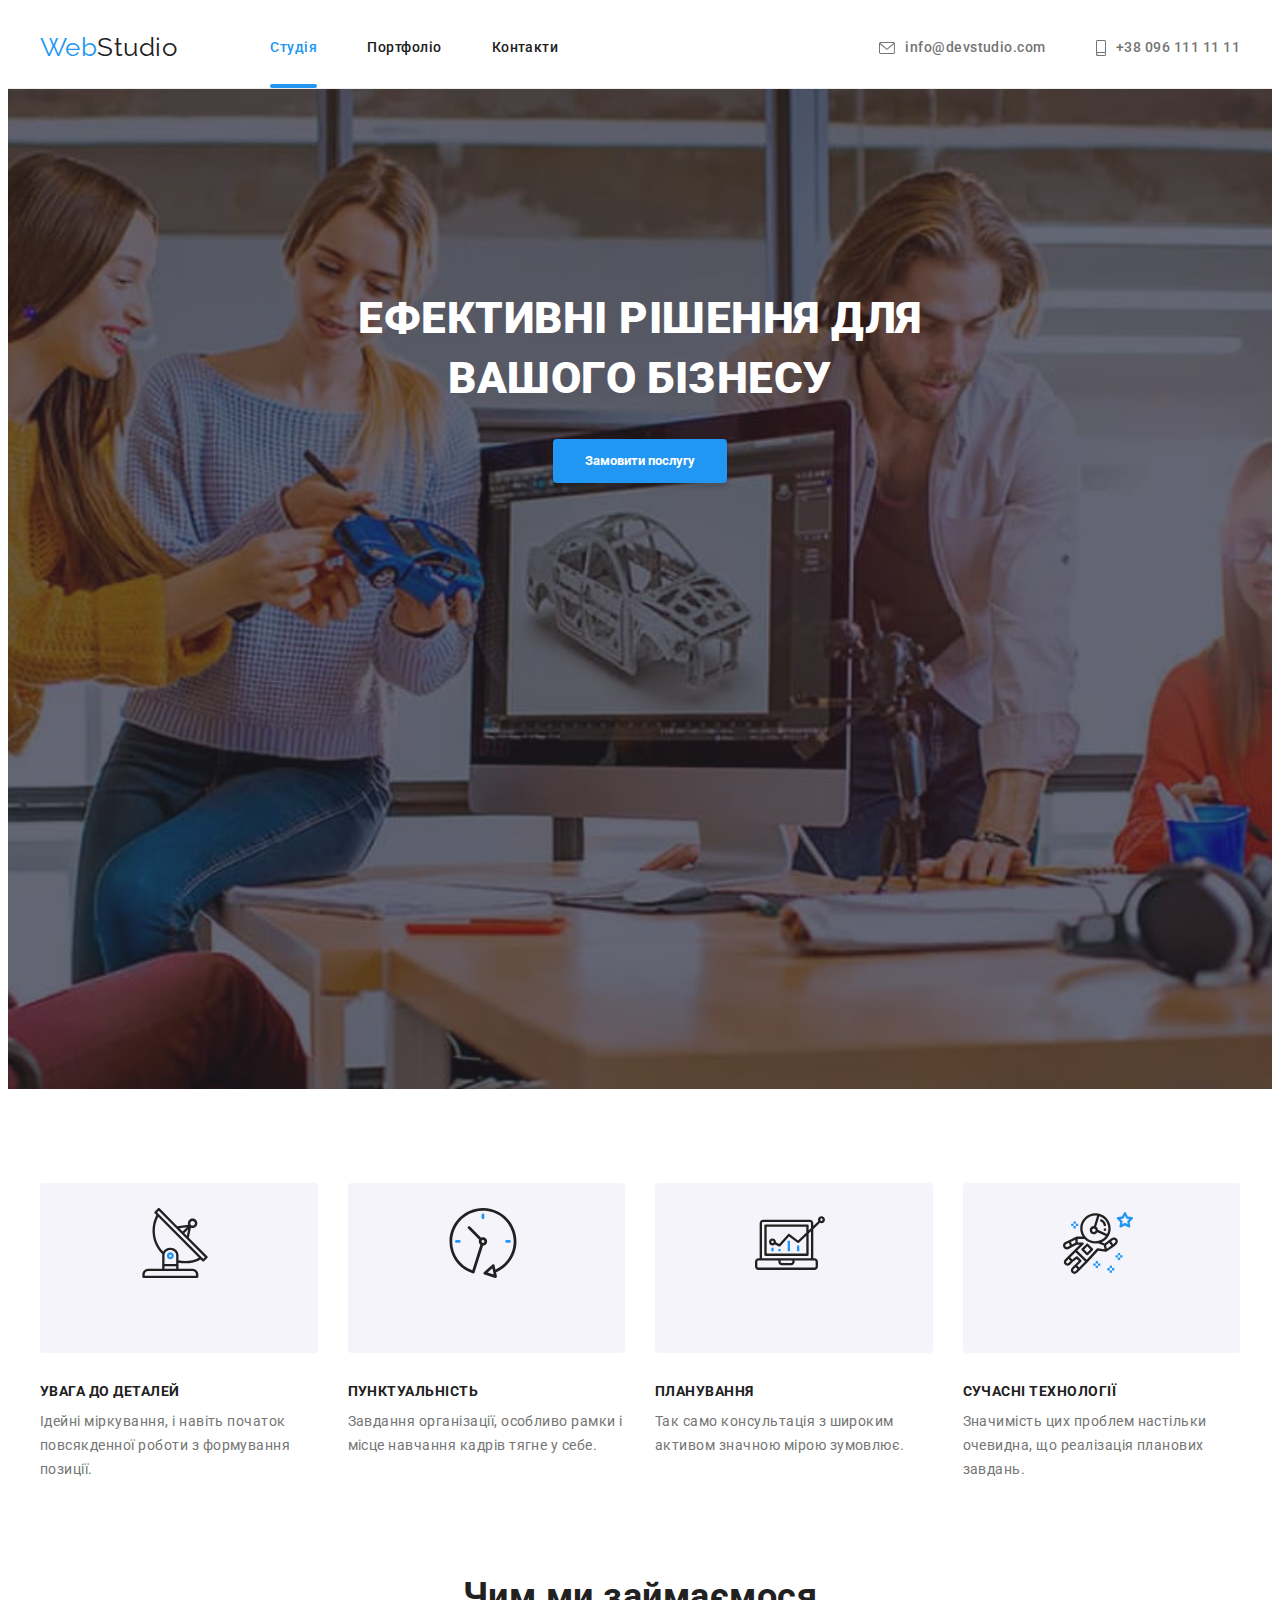
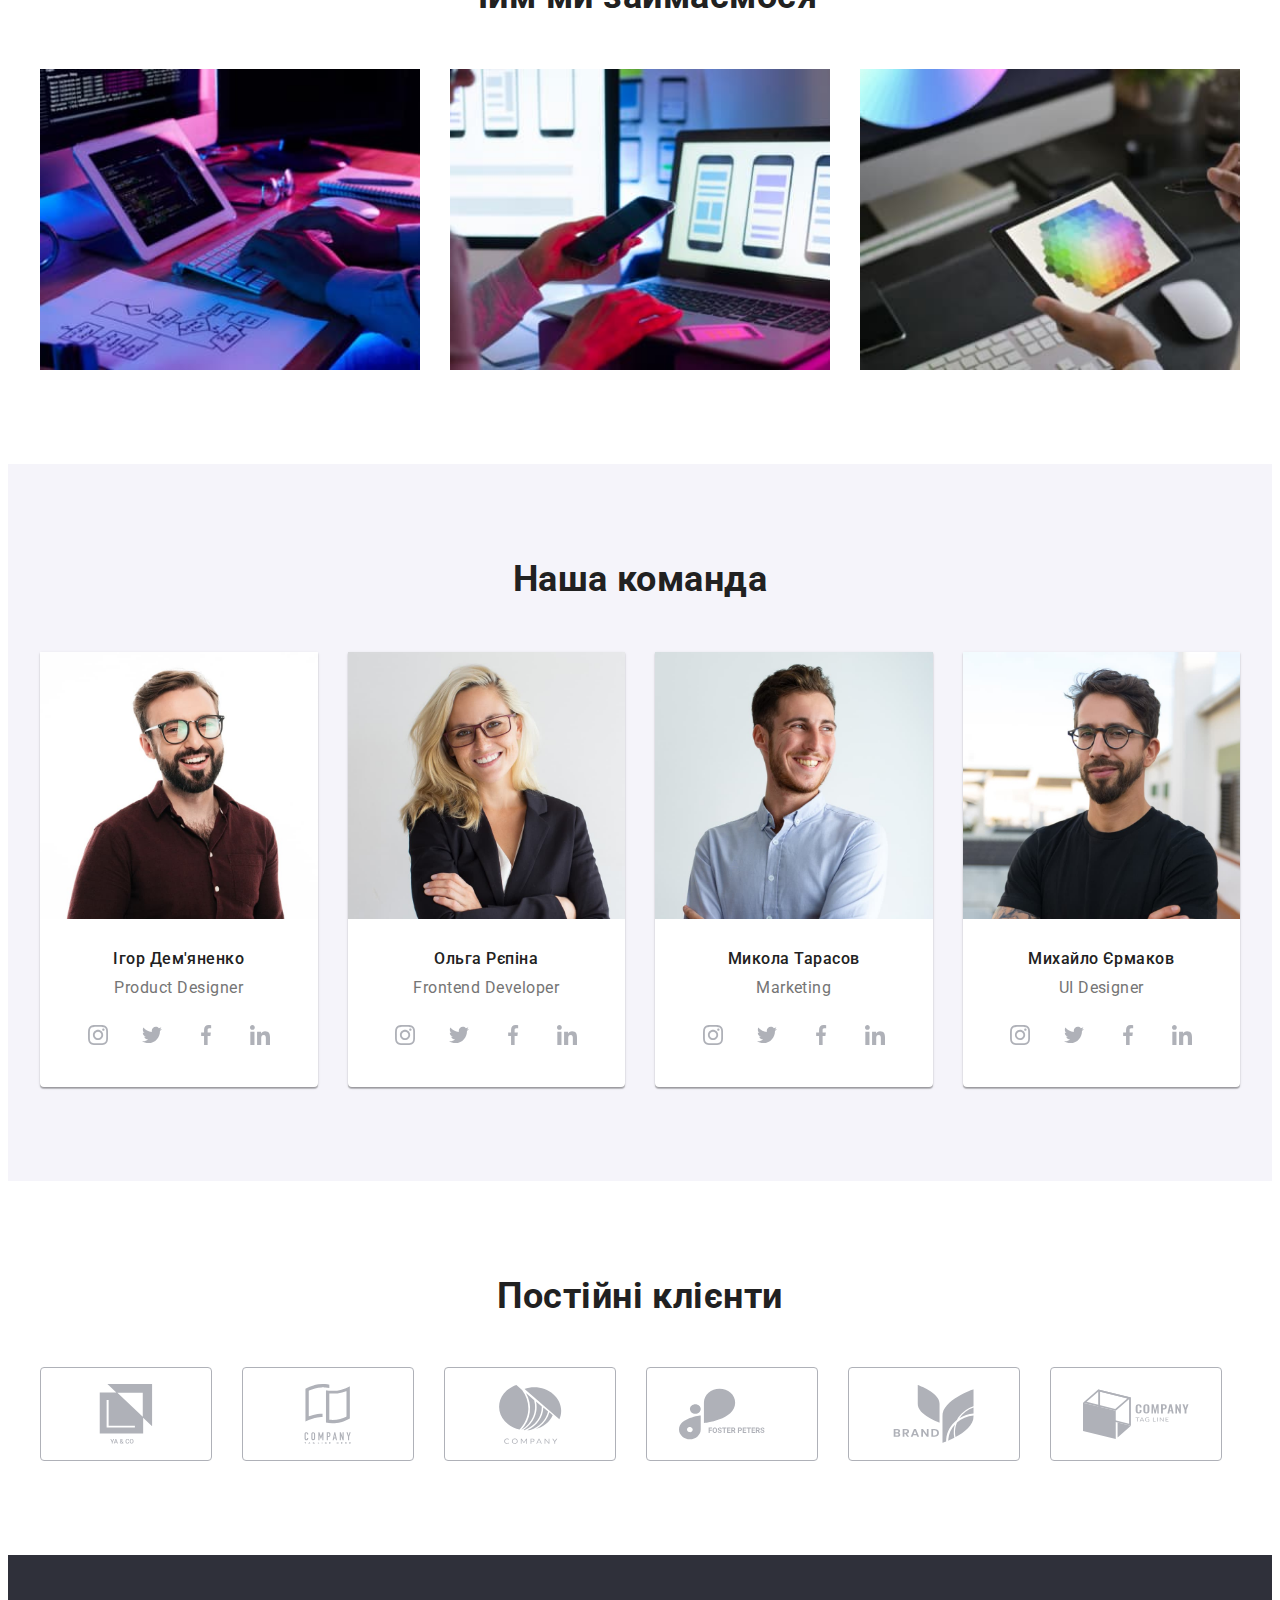
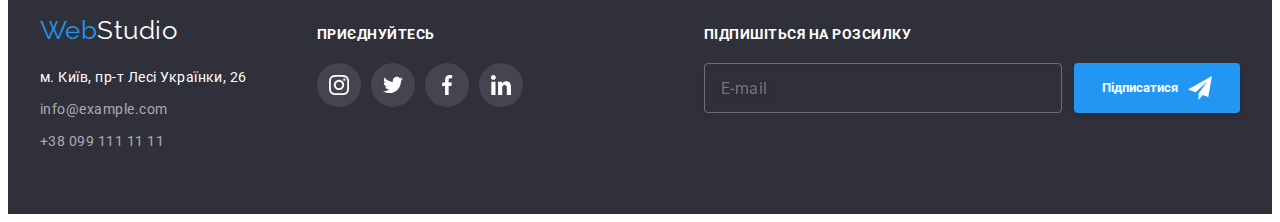
<file: index.html>
<!DOCTYPE html>
<html lang="uk">
  <head>
    <meta charset="UTF-8" />
    <meta http-equiv="X-UA-Compatible" content="IE=edge" />
    <meta name="viewport" content="width=device-width, initial-scale=1.0" />
    <title>Studio</title>
    <link href="https://fonts.googleapis.com/css2?family=Raleway:wght@700&family=Roboto:wght@400;500;700;900&display=swap" rel="stylesheet"/>
    <link rel="stylesheet" href="https://cdnjs.cloudflare.com/ajax/libs/modern-normalize/1.1.0/modern-normalize.min.css" integrity="sha512-wpPYUAdjBVSE4KJnH1VR1HeZfpl1ub8YT/NKx4PuQ5NmX2tKuGu6U/JRp5y+Y8XG2tV+wKQpNHVUX03MfMFn9Q==" crossorigin="anonymous" referrerpolicy="no-referrer"/>
    <link rel="stylesheet" href="./css/styles.css" />
  </head>

  <body class="page">
    <!--Шапка сайту-->
    <header class="page-header">
      <div class="container main-nav">
        <a class="nav-logo" href="./index.html">
          <span class="logo-accent">Web</span>Studio</a>

        <nav class="nav">
          <ul class="site-nav list">
            <li class="list-item navigation-item">
              <a class="link current current-page" href="./index.html">Студія</a>
            </li>
            <li class="list-item navigation-item">
              <a class="link " href="./portfolio.html">Портфоліо</a>
            </li>
            <li class="list-item navigation-item">
              <a class="link " href="#">Контакти</a>
            </li>
          </ul>
        </nav>

        <ul class="contacts list">
          <li class="list-item">
            <a class="link contacts-link" href="mailto:info@devstudio.com" aria-label="іконка конверту">
                <svg class="mail"> 
                    <use href="./images/icons.svg#icon-envelope">
                    </use>
                </svg>
              info@devstudio.com
            </a>
          </li>
          <li class="list-item">
            <a class="link contacts-link" href="tel:+380991111111" aria-label="іконка телефону">
                <svg class="phone" > 
                    <use href="./images/icons.svg#icon-smartphone">
                    </use>
                </svg>

                +38 096 111 11 11</a>
          </li>
        </ul>
      </div>
    </header>

    <!-- Головне -->
    <main>
      <!--Ефективні рішення для вашого бізнесу-->
      <section class="section main-section">
        <div class=" container">
          <h1 class="main-title">
            Ефективні рішення для
            <br />
            вашого бізнесу
          </h1>
          <button class="button" type="button" data-modal-open>Замовити послугу</button>
        </div>
      </section>

      <!--Наші переваги-->
      <section class="section advantages nopadding">
        <div class="container">
          <h2 class="section-title visually-hidden">Наші переваги</h2>

          <ul class="advantages-list">
            <li class="list-item">
              <div class="icon-div">
                <svg aria-label="іконка антена" class="svg-item" width="70px" height="70px">
                    <use href="./images/icons.svg#icon-antenna"></use>
                </svg>
              </div>
                <h3 class="name">УВАГА ДО ДЕТАЛЕЙ</h3>
              <p class="desc">
                Ідейні міркування, і навіть початок повсякденної роботи з
                формування позиції.
              </p>
            </li>
            <li class="list-item">
              <div class="icon-div">
                <svg aria-label="шконка годинник" class="svg-item" width="70px" height="70px">
                    <use href="./images/icons.svg#icon-clock"></use>
                </svg>
              </div>
                <h3 class="name">ПУНКТУАЛЬНІСТЬ</h3>
              <p class="desc">
                Завдання організації, особливо рамки і місце навчання кадрів
                тягне у себе.
              </p>
            </li>
            <li class="list-item">
              <div class="icon-div">
                <svg aria-label="іконка діаграма" class="svg-item" width="70px" height="70px">
                    <use href="./images/icons.svg#icon-diagram"></use>
                </svg>
              </div>
                <h3 class="name">ПЛАНУВАННЯ</h3>
              <p class="desc">
                Так само консультація з широким активом значною мірою зумовлює.
              </p>
            </li>
            <li class="list-item">
              <div class="icon-div">
                <svg aria-label="іконка астронавт" class="svg-item" width="70px" height="70px">
                    <use href="./images/icons.svg#icon-astronaut"></use>
                </svg>
              </div>
                <h3 class="name">СУЧАСНІ ТЕХНОЛОГІЇ</h3>
              <p class="desc">
                Значимість цих проблем настільки очевидна, що реалізація
                планових завдань.
              </p>
            </li>
          </ul>
        </div>
      </section>

      <!--Чим ми займаємося-->
      <section class="section whatwedo">
        <div class="container">
          <h2 class="section-title">Чим ми займаємося</h2>
          <ul class="whatwedo-list">
            <li class="list-item">
              <img
                class="img"
                src="./images/img1.jpg"
                alt="Руки печатают на клавиатуре"
                width="370"
                height="294"
              />
            </li>
            <li class="list-item">
              <img
                class="img"
                src="./images/img2.jpg"
                alt="В руках телефон, ноутбук на столе"
                width="370"
                height="294"
              />
            </li>
            <li class="list-item">
              <img
                class="img"
                src="./images/img3.jpg"
                alt="В руках планшет с изображением цветового круга"
                width="370"
                height="294"
              />
            </li>
          </ul>
        </div>
      </section>

      <!--Наша команда-->
      <section class="section team">
        <div class="container">
          <h2 class="section-title">Наша команда</h2>
          <ul class="team-list">
            <li class="list-item">
              <img
                class="img"
                src="./images/img4.jpg"
                alt="Мужчина в рубашке и очках"
                width="270"
                height="260"
              />
              <div class="team-content">
                <h3 class="team-name">Ігор Дем'яненко</h3>
                <p class="team-position" lang="en">Product Designer</p>
                <ul class="social-list">
                    <li class="social-list-item list">
                        <a href="#" class="social-list-link link">
                            <svg aria-label="іконка інстаграма" class="social-list-icon">
                                <use href="./images/icons.svg#icon-instagram"></use>
                            </svg>
                        </a>
                    </li>
                    <li class="social-list-item list">
                        <a href="#" class="social-list-link link">
                            <svg aria-label="іконка твітера" class="social-list-icon">
                                <use href="./images/icons.svg#icon-twitter"></use>
                            </svg>
                        </a>
                    </li>
                    <li class="social-list-item list">
                        <a href="#" class="social-list-link link">
                            <svg aria-label="іконка фейсбука" class="social-list-icon">
                                <use href="./images/icons.svg#icon-facebook"></use>
                            </svg>
                        </a>
                    </li>
                    <li class="social-list-item list">
                        <a href="#" class="social-list-link link">
                            <svg aria-label="іконка линкдина" class="social-list-icon">
                                <use href="./images/icons.svg#icon-linkedin"></use>
                            </svg>
                        </a>
                    </li>
                </ul>
              </div>
            </li>
            <li class="list-item">
              <img
                class="img"
                src="./images/img5.jpg"
                alt="Девушка со светлыми волосами, в очках"
                width="270"
                height="260"
              />
              <div class="team-content">
                <h3 class="team-name">Ольга Рєпіна</h3>
                <p class="team-position" lang="en">Frontend Developer</p>
                <ul class="social-list">
                    <li class="social-list-item list">
                        <a href="#" class="social-list-link link">
                            <svg aria-label="іконка інстаграма" class="social-list-icon">
                                <use href="./images/icons.svg#icon-instagram"></use>
                            </svg>
                        </a>
                    </li>
                    <li class="social-list-item list">
                        <a href="#" class="social-list-link link">
                            <svg aria-label="іконка твітера" class="social-list-icon">
                                <use href="./images/icons.svg#icon-twitter"></use>
                            </svg>
                        </a>
                    </li>
                    <li class="social-list-item list">
                        <a href="#" class="social-list-link link">
                            <svg aria-label="іконка фейсбука" class="social-list-icon">
                                <use href="./images/icons.svg#icon-facebook"></use>
                            </svg>
                        </a>
                    </li>
                    <li class="social-list-item list">
                        <a href="#" class="social-list-link link">
                            <svg aria-label="іконка линкдина" class="social-list-icon">
                                <use href="./images/icons.svg#icon-linkedin"></use>
                            </svg>
                        </a>
                    </li>
                </ul>

              </div>
            </li>
            <li class="list-item">
              <img
                class="img"
                src="./images/img6.jpg"
                alt="Мужчина в светлой рубашке"
                width="270"
                height="260"
              />
              <div class="team-content">
                <h3 class="team-name">Микола Тарасов</h3>
                <p class="team-position" lang="en">Marketing</p>
                <ul class="social-list">
                    <li class="social-list-item list">
                        <a href="#" class="social-list-link link">
                            <svg aria-label="іконка інстаграма" class="social-list-icon">
                                <use href="./images/icons.svg#icon-instagram"></use>
                            </svg>
                        </a>
                    </li>
                    <li class="social-list-item list">
                        <a href="#" class="social-list-link link">
                            <svg aria-label="іконка твітера" class="social-list-icon">
                                <use href="./images/icons.svg#icon-twitter"></use>
                            </svg>
                        </a>
                    </li>
                    <li class="social-list-item list">
                        <a href="#" class="social-list-link link">
                            <svg aria-label="іконка фейсбука" class="social-list-icon">
                                <use href="./images/icons.svg#icon-facebook"></use>
                            </svg>
                        </a>
                    </li>
                    <li class="social-list-item list">
                        <a href="#" class="social-list-link link">
                            <svg aria-label="іконка линкдина" class="social-list-icon">
                                <use href="./images/icons.svg#icon-linkedin"></use>
                            </svg>
                        </a>
                    </li>
                </ul>

              </div>
            </li>
            <li class="list-item">
              <img
                class="img"
                src="./images/img7.jpg"
                alt="Мужчина с бородой, в черной футболке, в очках"
                width="270"
                height="260"
              />
              <div class="team-content">
                <h3 class="team-name">Михайло Єрмаков</h3>
                <p class="team-position" lang="en">UI Designer</p>
                <ul class="social-list">
                    <li class="social-list-item list">
                        <a href="#" class="social-list-link link">
                            <svg aria-label="іконка інстаграма" class="social-list-icon">
                                <use href="./images/icons.svg#icon-instagram"></use>
                            </svg>
                        </a>
                    </li>
                    <li class="social-list-item list">
                        <a href="#" class="social-list-link link">
                            <svg aria-label="іконка твітера" class="social-list-icon">
                                <use href="./images/icons.svg#icon-twitter"></use>
                            </svg>
                        </a>
                    </li>
                    <li class="social-list-item list">
                        <a href="#" class="social-list-link link">
                            <svg aria-label="іконка фейсбука" class="social-list-icon">
                                <use href="./images/icons.svg#icon-facebook"></use>
                            </svg>
                        </a>
                    </li>
                    <li class="social-list-item list">
                        <a href="#" class="social-list-link link">
                            <svg aria-label="іконка линкдина" class="social-list-icon">
                                <use href="./images/icons.svg#icon-linkedin"></use>
                            </svg>
                        </a>
                    </li>
                </ul>
              </div>
            </li>
          </ul>
        </div>
      </section>
      <section class="section clients">
        <div class="container">
          <h2 class="clients-title">Постійні клієнти</h2>
          <ul class="list client-list">
            <li class="client-item">
              <a href="#" class="client-link link">
                <svg aria-label="іконка лого" class="client-logo">
                  <use href="./images/icons.svg#icon-yaco"></use>
                </svg>
              </a>
            </li>
            <li class="client-item">
              <a href="#" class="client-link link">
                <svg aria-label="іконка лого" class="client-logo">
                  <use href="./images/icons.svg#icon-company-tagline-here"></use>
                </svg>
              </a>
            </li>
            <li class="client-item">
              <a href="#" class="client-link link">
                <svg aria-label="іконка лого" class="client-logo">
                  <use href="./images/icons.svg#icon-company"></use>
                </svg>
              </a>
            </li>
            <li class="client-item">
              <a href="#" class="client-link link">
                <svg aria-label="іконка лого" class="client-logo">
                  <use href="./images/icons.svg#icon-foster-peters"></use>
                </svg>
              </a>
            </li>
            <li class="client-item">
              <a href="#" class="client-link link">
                <svg aria-label="іконка лого" class="client-logo">
                  <use href="./images/icons.svg#icon-brand"></use>
                </svg>
              </a>
            </li>
            <li class="client-item">
              <a href="#" class="client-link link">
                <svg aria-label="іконка лого" class="client-logo">
                  <use href="./images/icons.svg#icon-company-tag-line"></use>
                </svg>
              </a>
            </li>
          </ul>
        </div>
      </section>
    </main>

    <!-- Підвал -->
    <footer class="page-footer">
    <div class="container footer-container">
      <div class="logo-address">
        <a class="footer-logo" href="./index.html">
          <span class="logo-accent">Web</span>Studio</a>
        <address class="contacts-address">
          <ul class="list">
            <li class="list-item">
              <a
                class="link map"
                href="https://goo.gl/maps/CPtrU1FHBa2aNyZL9"
                target="_blank"
                rel="noopener noreferrer"
              >
                м. Київ, пр-т Лесі Українки, 26
              </a>
            </li>
            <li class="list-item">
              <a class="link contact" href="mailto:info@example.com">
                info@example.com
              </a>
            </li>
            <li class="list-item">
              <a class="link contact" href="tel:+380991111111">
                +38 099 111 11 11
              </a>
            </li>
          </ul>
        </address>
      </div>
      <div class="join">
        <p class="social-list-title">приєднуйтесь</p>
        <ul class="social-list list">
          <li class="social-list-item">
            <a href="#" class="social-list-link footer-link link">
              <svg aria-label="іконка інстаграму" class="social-list-icon footer-icon">
                <use href="./images/icons.svg#icon-instagram"></use>
              </svg>
            </a>
          </li>
          <li class="social-list-item">
            <a href="#" class="social-list-link footer-link link">
              <svg aria-label="іконка твітеру" class="social-list-icon footer-icon">
                <use href="./images/icons.svg#icon-twitter"></use>
              </svg>
            </a>
          </li>
          <li class="social-list-item">
            <a href="#" class="social-list-link footer-link link">
              <svg aria-label="іконка фейсбука" class="social-list-icon footer-icon">
                <use href="./images/icons.svg#icon-facebook"></use>
              </svg>
            </a>
          </li>
          <li class="social-list-item">
            <a href="#" class="social-list-link footer-link link">
              <svg aria-label="іконка лінкедіну" class="social-list-icon footer-icon">
                <use href="./images/icons.svg#icon-linkedin"></use>
              </svg>
            </a>
          </li>
        </ul>
      </div>

      <div class="subscribe">
          <p class="social-list-title">Підпишіться на розсилку</p>
        <form class="subscribe-form">
          <input type="email" class="subscribe-form-mail" name="mail" id="mail" placeholder="E-mail" required autocomplete="on">     
          <button type="button" class="button">
          <span class="button-span">Підписатися</span> 
          <svg aria-label="іконка паперовий літак" class="button-icon">
            <use href="./images/icons.svg#icon-send"></use>
          </svg>
          </button>
        </form>
  
      </div>
   
    </div>
    </footer>

    <!-- Модальне вікно -->

    <div class="backdrop is-hidden"  data-modal>
      <div class="modal">
        <button type="button" class="modal-close-button" data-modal-close>
          <svg class="modal-close-icon">
            <use class="close-icon" href="./images/icons.svg#icon-close-btn"></use>
          </svg>
        </button>

        <p class="modal-title">Залиште свої дані, ми вам передзвонимо</p>
        <form class="modal-form">
          <label class="modal-input-wrapper">
            <span class="modal-input-name">Ім'я</span>
            <span class="modal-icon-input-div">
              <input type="text" name="name" class="modal-input" required />
              <svg aria-label="іконка людини" class="modal-form-icon">
                <use
                  class="name-icon"
                  href="./images/icons.svg#icon-person">
                </use>
              </svg>
            </span>
          </label>
          <label class="modal-input-wrapper">
            <span class="modal-input-name">Телефон</span>
            <span class="modal-icon-input-div">
              <input type="tel" name="phone" class="modal-input" required />
              <svg aria-label="іконка слухавка" class="modal-form-icon">
                <use
                  class="tel-icon"
                  href="./images/icons.svg#icon-phone"
                ></use>
              </svg>
            </span>
          </label>
          <label class="modal-input-wrapper">
            <span class="modal-input-name">Пошта</span>
            <span class="modal-icon-input-div">
              <input type="email" name="mail" class="modal-input" required />
              <svg aria-label="іконка конверт" class="modal-form-icon">
                <use
                  class="email-icon"
                  href="./images/icons.svg#icon-email"
                ></use>
              </svg>
            </span>
          </label>
          <label class="modal-input-textarea-wrapper">
            <span class="modal-input-name">Коментар</span>
            <textarea
              name="user message"
              class="modal-textarea"
              placeholder="Введіть текст"
            ></textarea>
          </label>
          <div class="checkbox-div">
            <label>
              <input
                type="checkbox"
                name="consent"
                class="checkbox-input"
                required
              />
              <svg aria-label="іконка прапорець" class="modal-checkbox-input">
                <use
                  class="checkbox-icon"
                  href="./images/icons.svg#icon-icon-check"
                ></use>
              </svg>
            </label>
            <p class="checkbox-paragraph">
              Погоджуюся з розсилкою та приймаю <a class="terms" href="#">Умови договору</a>
            </p>
          </div>
          <button type="submit" class="form-button">Відправити</button>
        </form>


      </div>
    </div>
    <script src="./js/modal.js"></script>
  </body>
</html>
</file>
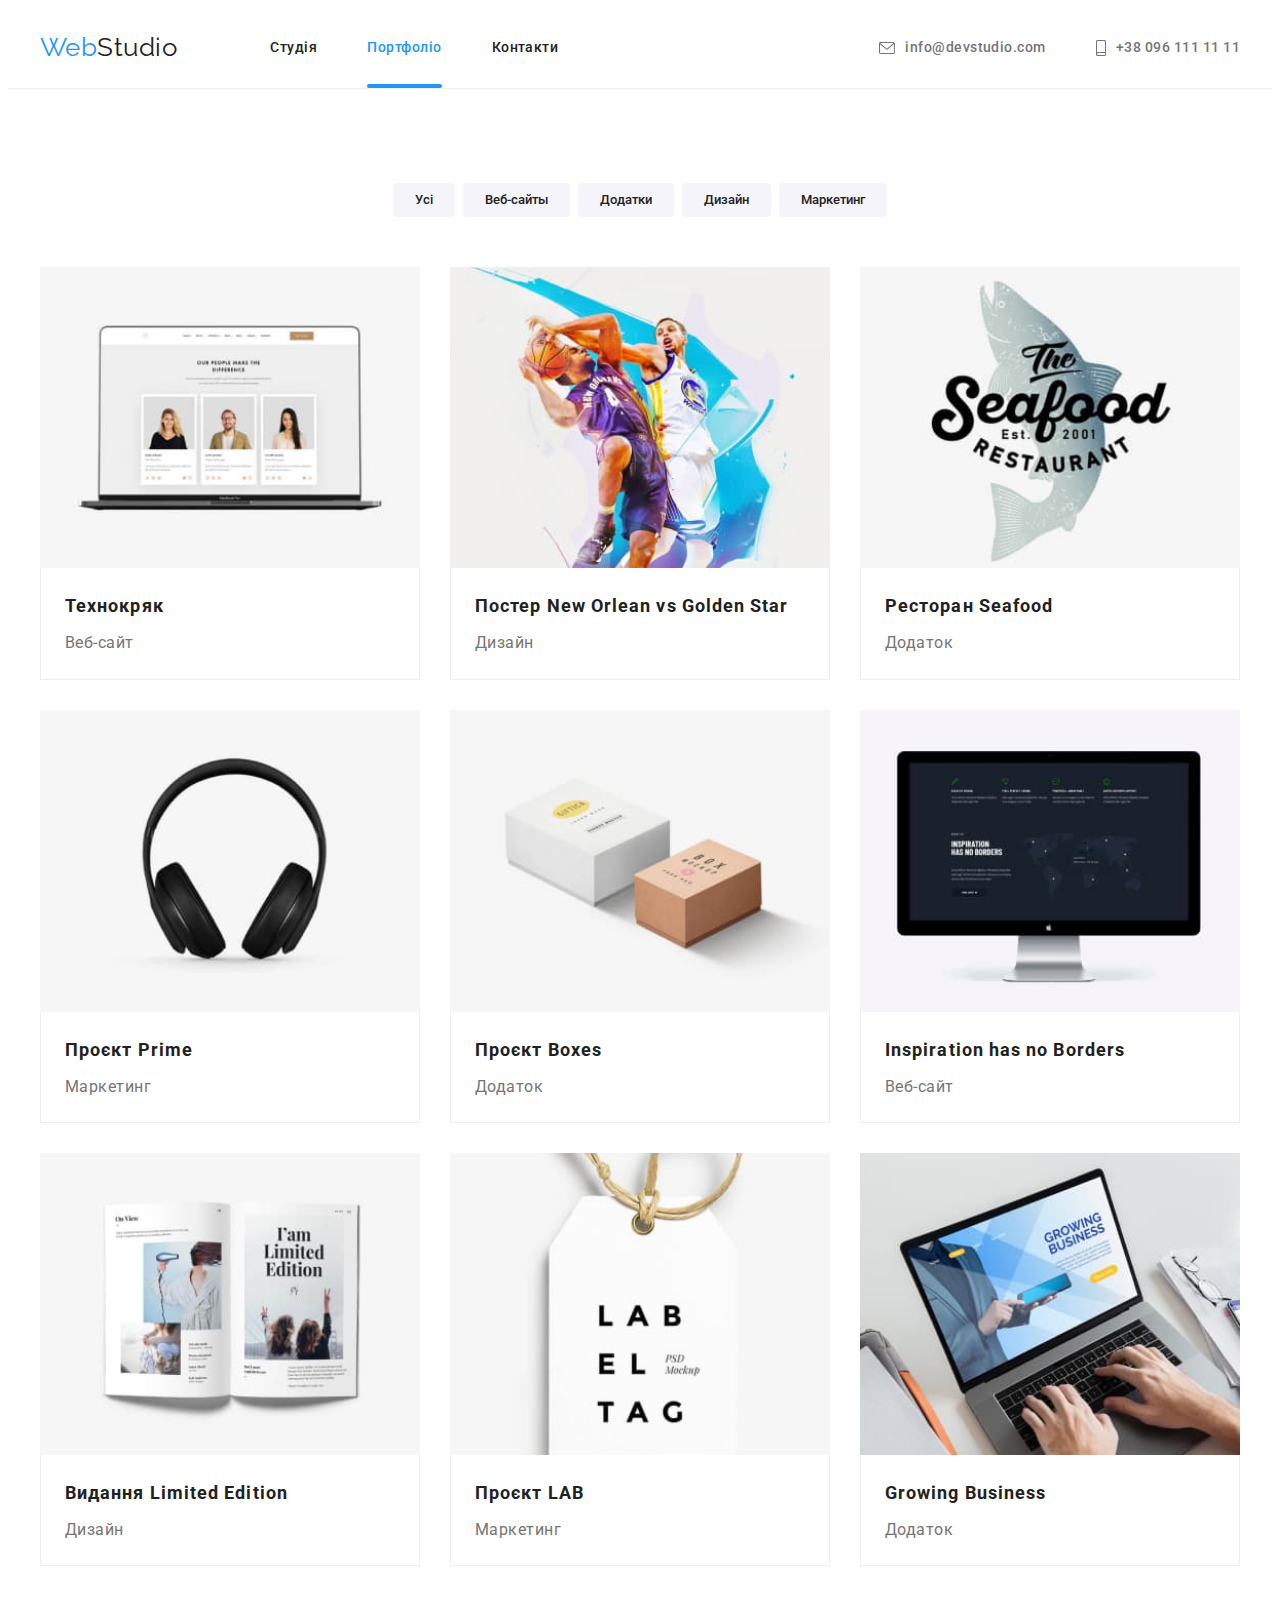
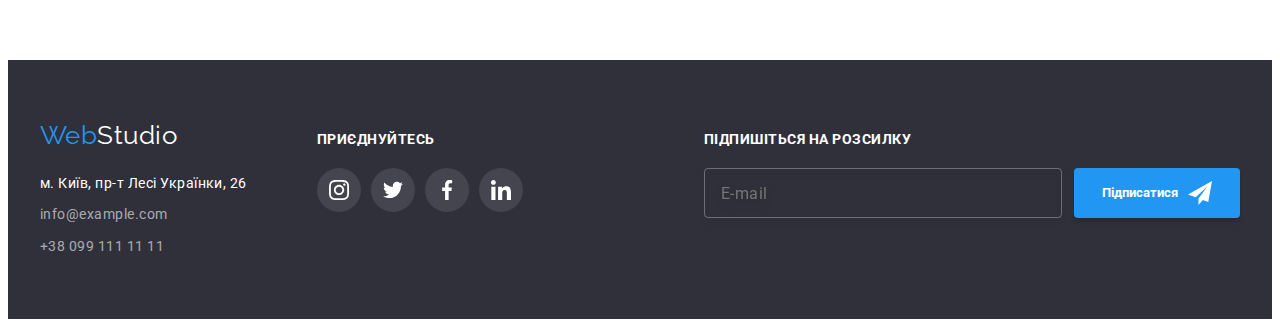
<file: portfolio.html>
<!DOCTYPE html>
<html lang="uk">
<head>
    <meta charset="UTF-8">
    <meta http-equiv="X-UA-Compatible" content="IE=edge">
    <meta name="viewport" content="width=device-width, initial-scale=1.0">
    <title>Portfolio</title>
    <link 
        href="https://fonts.googleapis.com/css2?family=Raleway:wght@700&family=Roboto:wght@400;500;700;900&display=swap" 
        rel="stylesheet">
    <link rel="stylesheet" href="https://cdnjs.cloudflare.com/ajax/libs/modern-normalize/1.1.0/modern-normalize.min.css" integrity="sha512-wpPYUAdjBVSE4KJnH1VR1HeZfpl1ub8YT/NKx4PuQ5NmX2tKuGu6U/JRp5y+Y8XG2tV+wKQpNHVUX03MfMFn9Q==" crossorigin="anonymous" referrerpolicy="no-referrer" />
    <link rel="stylesheet" href="./css/styles.css">
</head>
<body>


    <!--Шапка сайту-->
    <header class="page-header">
        <div class="container main-nav">
          <a class="nav-logo" href="./index.html">
            <span class="logo-accent">Web</span>Studio</a>
  
          <nav class="nav">
            <ul class="site-nav list navigation-item">
              <li class="list-item">
                <a class="link" href="./index.html">Студія</a>
              </li>
              <li class="list-item">
                <a class="link current current-page" href="./portfolio.html">Портфоліо</a>
              </li>
              <li class="list-item">
                <a class="link" href="#">Контакти</a>
              </li>
            </ul>
          </nav>
  
          <ul class="contacts list">
            <li class="list-item">
              <a class="link contacts-link" href="mailto:info@devstudio.com" aria-label="іконка конверту">
                  <svg class="mail"> 
                      <use href="./images/icons.svg#icon-envelope">
                      </use>
                  </svg>
                info@devstudio.com
              </a>
            </li>
            <li class="list-item">
              <a class="link contacts-link" href="tel:+380991111111" aria-label="іконка телефону">
                  <svg class="phone" > 
                      <use href="./images/icons.svg#icon-smartphone">
                      </use>
                  </svg>
  
                  +38 096 111 11 11</a>
            </li>
          </ul>
        </div>
      </header>
  


<main>
<!-- Проєкти -->

    <section class="section">
        <div class="container">
            <h1 class="section-title visually-hidden"> Проєкти </h1>

        <ul class="filters-list">
            <li class="list-item">
                <button class="button">Усі</button>
            </li>
            <li class="list-item">
                <button class="button">Веб-сайты</button>
            </li>
            <li class="list-item">
                <button class="button">Додатки</button>
            </li>
            <li class="list-item">
                <button class="button">Дизайн</button>
            </li>
            <li class="list-item">
                <button class="button">Маркетинг</button>
            </li>
        </ul>
        
        <ul class="projects-list">
            <li class="list-item">
                <a class="project-link link" href="#">
                    <div class="project-link-wrapper">                    
                      <img src="./images/card1.jpg" alt="ноутбук" width="370" height="294">
                      <p class="overlay">
                        Ресурс пропонує комплексні пропозиції з різним рівнем функціоналу та сервісів. Все це дозволить відвідувачу отримати вичерпні відомості про компанію чи приватну особу.
                      </p>
                    </div>
                    <div class="projects-contant">
                        <h2 class="name">Технокряк</h2>
                        <p class="text">Веб-сайт</p>
                    </div>
                </a> 
            </li>
            <li class="list-item">
                <a class="project-link link" href="#">    
                    <div class="project-link-wrapper">                    
                      <img src="./images/card2.jpg" alt="спортсмены" width="370" height="294">
                      <p class="overlay">
                        Ресурс пропонує комплексні пропозиції з різним рівнем функціоналу та сервісів. Все це дозволить відвідувачу отримати вичерпні відомості про компанію чи приватну особу.
                      </p>
                    </div>          
                    <div class="projects-contant">
                        <h2 class="name">Постер New Orlean vs Golden Star</h2>
                        <p class="text">Дизайн</p>
                    </div>
                </a>
            </li>
            <li class="list-item">
                <a class="project-link link" href="#">
                    <div class="project-link-wrapper">                    
                      <img src="./images/card3.jpg" alt="рыба и логотип" width="370" height="294">
                      <p class="overlay">
                        Ресурс пропонує комплексні пропозиції з різним рівнем функціоналу та сервісів. Все це дозволить відвідувачу отримати вичерпні відомості про компанію чи приватну особу.
                      </p>
                    </div>          
                    <div class="projects-contant">
                        <h2 class="name">Ресторан Seafood</h2>
                        <p class="text">Додаток</p>
                    </div>
                </a>
            </li>
            <li class="list-item">
                <a class="project-link link" href="#">
                    <div class="project-link-wrapper">                    
                      <img src="./images/card4.jpg" alt="наушники" width="370" height="294">
                      <p class="overlay">
                        Ресурс пропонує комплексні пропозиції з різним рівнем функціоналу та сервісів. Все це дозволить відвідувачу отримати вичерпні відомості про компанію чи приватну особу.
                      </p>
                    </div>          
                    <div class="projects-contant">
                        <h2 class="name">Проєкт Prime</h2>
                        <p class="text">Маркетинг</p>
                    </div>
                </a>                
            </li>
            <li class="list-item">
                <a class="project-link link" href="#">
                    <div class="project-link-wrapper">                    
                      <img src="./images/card5.jpg" alt="две коробки" width="370" height="294">
                      <p class="overlay">
                        Ресурс пропонує комплексні пропозиції з різним рівнем функціоналу та сервісів. Все це дозволить відвідувачу отримати вичерпні відомості про компанію чи приватну особу.
                      </p>
                    </div>          

                    <div class="projects-contant">
                        <h2 class="name">Проєкт Boxes</h2>
                        <p class="text">Додаток</p>
                    </div>
                </a>                
            </li>
            <li class="list-item">
                <a class="project-link link" href="#">
                    <div class="project-link-wrapper">                    
                      <img src="./images/card6.jpg" alt="монитор компьютера" width="370" height="294">
                      <p class="overlay">
                        Ресурс пропонує комплексні пропозиції з різним рівнем функціоналу та сервісів. Все це дозволить відвідувачу отримати вичерпні відомості про компанію чи приватну особу.
                      </p>
                    </div>          

                    <div class="projects-contant">
                        <h2 class="name" lang="en">Inspiration has no Borders</h2>
                        <p class="text">Веб-сайт</p>
                    </div>
                </a>                
            </li>
            <li class="list-item">
                <a class="project-link link" href="#">
                    <div class="project-link-wrapper">                    
                      <img src="./images/card7.jpg" alt="открытая книга" width="370" height="294">
                      <p class="overlay">
                        Ресурс пропонує комплексні пропозиції з різним рівнем функціоналу та сервісів. Все це дозволить відвідувачу отримати вичерпні відомості про компанію чи приватну особу.
                      </p>
                    </div>          

                    <div class="projects-contant">
                        <h2 class="name">Видання Limited Edition</h2>
                        <p class="text">Дизайн</p>
                    </div>
                </a>
                
            </li>
            <li class="list-item">
                <a class="project-link link" href="#">
                    <div class="project-link-wrapper">                    
                      <img src="./images/card8.jpg" alt="этикетка-ценник" width="370" height="294">
                      <p class="overlay">
                        Ресурс пропонує комплексні пропозиції з різним рівнем функціоналу та сервісів. Все це дозволить відвідувачу отримати вичерпні відомості про компанію чи приватну особу.
                      </p>
                    </div>          

                    <div class="projects-contant">
                        <h2 class="name">Проєкт LAB</h2>
                        <p class="text">Маркетинг</p>
                    </div>
                </a>                
            </li>
            <li class="list-item">
                <a class="project-link link" href="#">
                    <div class="project-link-wrapper">                    
                      <img src="./images/card9.jpg" alt="руи печатают на клавиатуре ноутбука" width="370" height="294">
                      <p class="overlay">
                        Ресурс пропонує комплексні пропозиції з різним рівнем функціоналу та сервісів. Все це дозволить відвідувачу отримати вичерпні відомості про компанію чи приватну особу.
                      </p>
                    </div>          

                    <div class="projects-contant">
                        <h2 class="name" lang="en">Growing Business</h2>
                        <p class="text">Додаток</p>
                    </div>
                </a>                
            </li>
        </ul>
        </div>
    </section>

</main>


    <!-- Підвал -->
    <footer class="page-footer">
      <div class="container footer-container">
        <div class="logo-address">
          <a class="footer-logo" href="./index.html">
            <span class="logo-accent">Web</span>Studio</a>
          <address class="contacts-address">
            <ul class="list">
              <li class="list-item">
                <a
                  class="link map"
                  href="https://goo.gl/maps/CPtrU1FHBa2aNyZL9"
                  target="_blank"
                  rel="noopener noreferrer"
                >
                  м. Київ, пр-т Лесі Українки, 26
                </a>
              </li>
              <li class="list-item">
                <a class="link contact" href="mailto:info@example.com">
                  info@example.com
                </a>
              </li>
              <li class="list-item">
                <a class="link contact" href="tel:+380991111111">
                  +38 099 111 11 11
                </a>
              </li>
            </ul>
          </address>
        </div>
        <div class="join">
          <p class="social-list-title">приєднуйтесь</p>
          <ul class="social-list list">
            <li class="social-list-item">
              <a href="#" class="social-list-link footer-link link">
                <svg aria-label="іконка інстаграму" class="social-list-icon footer-icon">
                  <use href="./images/icons.svg#icon-instagram"></use>
                </svg>
              </a>
            </li>
            <li class="social-list-item">
              <a href="#" class="social-list-link footer-link link">
                <svg aria-label="іконка твітеру" class="social-list-icon footer-icon">
                  <use href="./images/icons.svg#icon-twitter"></use>
                </svg>
              </a>
            </li>
            <li class="social-list-item">
              <a href="#" class="social-list-link footer-link link">
                <svg aria-label="іконка фейсбука" class="social-list-icon footer-icon">
                  <use href="./images/icons.svg#icon-facebook"></use>
                </svg>
              </a>
            </li>
            <li class="social-list-item">
              <a href="#" class="social-list-link footer-link link">
                <svg aria-label="іконка лінкедіну" class="social-list-icon footer-icon">
                  <use href="./images/icons.svg#icon-linkedin"></use>
                </svg>
              </a>
            </li>
          </ul>
        </div>
  
        <div class="subscribe">
            <p class="social-list-title">Підпишіться на розсилку</p>
          <form class="subscribe-form">
            <input type="email" class="subscribe-form-mail" name="mail" id="mail" placeholder="E-mail" required autocomplete="on">     
            <button type="button" class="button">
            <span class="button-span">Підписатися</span> 
            <svg aria-label="іконка паперовий літак" class="button-icon">
              <use href="./images/icons.svg#icon-send"></use>
            </svg>
            </button>
          </form>
    
        </div>
     
      </div>
      </footer>
    </body>
</html>
</file>
<file: css/styles.css>
/* Загальні налаштування */
:root {
  --primary-text-color: #757575;
  --title-text-color: #212121;
  --accent-color: #2196f3;
  --white-color: #ffffff;
  --white-color-transparent: rgba(255, 255, 255, 0.6);
  --primary-bg-color: #ffffff;
  --secondary-bg-color: #2f303a;
  --tertiary-bg-color: #f5f4fa;
  --boarder-color: #eeeeee;
  --header-border-color: #ececec;
  --icon-color:#AFB1B8;
  --overlay-color: #2196F3;
  --button-hover-color:#188CE8;

}

body {
  background-color: var(--white-color);
  color: var(--title-text-color);

  font-family: Roboto, sans-serif;
  letter-spacing: 0.03em;
}
h1,
h2,
h3,
h4,
h5,
h6,
p {
  margin-top: 0;
  margin-bottom: 0;
}

ul {
  list-style: none;
  margin: 0;
  padding: 0;
}

img {
  display: block;
  width: 100%;
  height: auto;
}

button {
  display: block;
  margin: 0 auto;
  cursor: pointer;
  border: none;
  border-radius: 4px;
}

.container {
  width: 1200px;
  margin: 0 auto;
  padding: 0 15px;
}

.section {
  padding-top: 94px;
  padding-bottom: 94px;
}

.section.nopadding {
  padding-bottom: 0;
}


/* Шапка сайту */

.page-header {
  border-bottom: 1px solid var(--header-border-color);
}

.page-header .main-nav {
  display: flex;
  align-items: center;
  justify-content: start;
}

/* Лого */

.logo-accent {
  color: var(--accent-color);
  font-family: Raleway, sans-serif;
  font-size: 26px;
  line-height: 1.2;
  text-decoration: none;
}

.nav-logo {
  padding-top: 24px;
  padding-bottom: 25px;

  color: var(--title-text-color);
  font-family: Raleway, sans-serif;
  font-size: 26px;
  line-height: 1.2;
  text-decoration: none;
}

/* Посилання */
/* Підкреслення знизу */

.nav {
  margin-left: 93px;
}


.site-nav.list .link.current {
  color: var(--accent-color);
}

.current-studio {
  width: 48px;
  height: 48px;
}

/* ========================================================= */

.current-page {
  position: relative;
}

.current-page::after {
  justify-content: center;
  position: absolute;
  left: 0;
  bottom: 0;
  
  content: '';
  display: block;
  width: 100%;
  height: 4px;

  background-color: var(--accent-color);
  border-radius: 2px;
}

/* 
.navigation-item {
  position: relative;
} 
.current-studio {
  width: 48px;
  height: 48px;
}

.current-studio::after,
.current-portfolio::after {
  justify-content: center;
  position: absolute;
  content: '';
  display: block;
  top: 44px;
  left:-2px;
  height: 4px;
  background: var(--accent-color);
  border-radius: 2px;
}

.current-studio::after {
  width: 48px;
}

.current-portfolio::after {
  width: 78px;
} 
*/

/* ===================================================== */

/* .site-nav.list .link.current::after {
  content: '';
  display: block;
  width: 100%;
  height: 5px;

  position: absolute;
  left: 0;
  bottom: 0;
  background-color: var(--accent-color);
  box-shadow: 0px 4px 4px var(--shadow-color);
  border-radius: 2px;
  
  display: none;
} */

.site-nav.list {
  display: flex;
}

.site-nav .list-item + .list-item {
  margin-left: 50px;
}

.site-nav.list .link {
  display: block;
  color: var(--title-text-color);

  font-weight: 500;
  font-size: 14px;
  line-height: 1.14;
  text-decoration: none;

  padding-top: 32px;
  padding-bottom: 32px;

  transition: color 250ms cubic-bezier(0.4, 0, 0.2, 1);
}

.contacts.list {
  display: flex;
  margin-left: auto;
  align-items: center;
}



.contacts.list .link {
  display: block;
  padding-top: 32px;
  padding-bottom: 32px;
  transition: color 250ms cubic-bezier(0.4, 0, 0.2, 1);
}

.contacts.list .contacts-link {
    display: flex;
    align-items: center;
}


.contacts.list .list-item + .list-item {
  margin-left: 50px;
}

.mail {
    width: 16px;
    height: 12px;
    margin-right: 10px;
    fill: currentColor;

}

.phone {
    width: 10px;
    height: 16px;
    margin-right: 10px;
    fill: currentColor;

}


/* 
.site-nav.list {
    display: flex;
}

ВАРІАНТИ ЗАДАННЯ ВІДСТУПІВ
1.
.site-nav .list-item + .list-item {
    margin-left: 50px;
}

2.
.site-nav .list-item {
    margin-right: 50px;
}
.site-nav .list-item:last-child {
    margin-right: 0;
}

3.
.site-nav .list-item:not(last-child) {
    margin-right: 50px;

4. КАЖДОМУ 3-МУ НЕ ДАВАТЬ MARGIN-rigdt и последним 3-м элементам не давать MARGIN-bottom:
.projects-list .list-item {
    width: 370px;
    margin-right: 30px;
    margin-bottom: 30px;
}

.projects-list .list-item:nth-child(3n) {
    margin-right: 0px;
}   

.projects-list .list-item:nth-last-child(-n + 3) {
    margin-bottom: 0px;
}   

    - - Альтернатива - -
.projects-list .list-item:not(:nth-child(3n)) {
    margin-right: 30px;
}   

.projects-list .list-item:not(:nth-last-child(-n + 3)) {
    margin-bottom: 30px;
}   


5.
CALC - 
calc ((100% - кол-во маржинов в строке * значение маржина) / кол-во элементов в строке

.projects-list .list-item {
    width: calc((100% - 60px) / 3);
    margin-right: 30px;
}

.projects-list .list-item:nth-child(3n) {
    margin-right: 0;
}



*/

.contacts .link {
  color: var(--primary-text-color);

  font-weight: 500;
  font-size: 14px;
  line-height: 1.14;
  text-decoration: none;

  transition: color 250ms cubic-bezier(0.4, 0, 0.2, 1);
}

.site-nav .link:hover,
.site-nav .link:focus {
  color: var(--accent-color);

  font-weight: 500;
  font-size: 14px;
  line-height: 1.14;
  text-decoration: none;
}

.contacts .link:hover,
.contacts .link:focus {
  color: var(--accent-color);

  font-weight: 500;
  font-size: 14px;
  line-height: 1.14;
  text-decoration: none;
}



.icon {
    text-decoration: none;
    color:inherit;
}

/* Головне */

/* Секція: Ефективні рішення для вашого бізнесу */
.section.main-section {
  padding: 200px 0;

  background-color: var(--secondary-bg-color);
  text-align: center;
  margin-top: 0;

  max-width: 1600px;
  height: 600px;
  margin-left: auto;
  margin-right: auto;
  background-image: linear-gradient(
      to right,
      rgba(47, 48, 58, 0.4),
      rgba(47, 48, 58, 0.4)
    ),
    url(../images/img-background.jpg);
  background-repeat: no-repeat;
  background-size: cover;
  background-position: center;
}

/* .main-section {
    padding-top: 200px;
    padding-bottom: 200px;

    background-color: var(--secondary-bg-color);
    text-align: center;
    margin-top: 0;

} */

/* Overlay
          .overlay {
            min-width: 1600px;
            height: 600px;
            margin-left: auto;
            margin-right: auto;
            background-image: url(../images/img-background.jpg);
            background-size: cover;
            background-repeat: no-repeat;
            background-position: center;

          }
 */
.main-title {
  margin: 0 auto;
  width: 695px;
  margin-bottom: 30px;

  color: var(--white-color);
  font-weight: 900;
  font-size: 44px;
  line-height: 1.36;

  text-align: center;
  text-transform: uppercase;
}

/* Кнопка */

.main-section .button {
  margin: 0;
  display: inline-block;
  color: var(--white-color);
  background-color: var(--accent-color);
  font-weight: 700;
  line-height: 1.8;
  font-family: inherit;

  padding: 10px 32px;
  box-shadow: 0px 4px 4px rgba(0, 0, 0, 0.15);
  border: none;
  border-radius: 4px;

}


/* Заголовки секцій */
.section-title {
  color: var(--title-text-color);
  font-weight: 700;
  font-size: 36px;
  line-height: 1.2;
  text-align: center;
}

.visually-hidden {
  position: absolute;
  width: 1px;
  height: 1px;
  margin: -1px;
  border: 0;
  padding: 0;
  white-space: nowrap;
  clip-path: inset(100%);
  clip: rect(0 0 0 0);
  overflow: hidden;
}

/* Секція: Наші переваги */

.advantages-section {
}

.advantages-list {
  display: flex;
}

.advantages-list .list-item {
  width: calc((100% - 90px) / 4);
  margin-right: 30px;
}

.icon-div {
    height: 120px;
    padding: 25px 100px;
    background-color: var(--tertiary-bg-color);
    margin-bottom: 30px;
    border-radius: 4px;


}

.svg-item {
    display: block;
    width: 70px;
    height: 70px;
    
}

/* Еще вариант: 
    .advantages-list .list-item:nth-child(1)::before{
    background-image: url(); 
    }
    .advantages-list .list-item:nth-child(2)::before{
    background-image: url(); 
    }
*/

.advantages-list .list-item:nth-child(4n) {
  margin-right: 0;
}

.advantages-list .name {
  color: var(--title-text-color);
  font-weight: 700;
  font-size: 14px;
  line-height: 1.2;
  text-transform: uppercase;
}

.advantages-list .desc {
  margin-top: 10px;
  margin-bottom: 0;

  color: var(--primary-text-color);
  font-size: 14px;
  line-height: 1.7;
}

/* Секція: Чим ми займаємося */

.section-title {
  margin-bottom: 50px;
}

.whatwedo-list {
  display: flex;
  justify-content: center;
}

.whatwedo-list .list-item {
  width: calc((100% - 60px) / 3);
  margin-right: 30px;
}
.whatwedo-list .list-item:nth-child(3n) {
  margin-right: 0;
}

/* Секція: Наша команда */

.section.team {
  background-color: var(--tertiary-bg-color);
}

.team-list {
  display: flex;
}

.team-list .list-item {
  width: calc((100% - 90px) / 4);
  margin-right: 30px;
}
.team-list .list-item:nth-child(4n) {
  margin-right: 0;
}

.section.team .list-item {
  background-color: var(--white-color);

  box-shadow: 0px 1px 3px rgba(0, 0, 0, 0.12), 0px 1px 1px rgba(0, 0, 0, 0.14),
    0px 2px 1px rgba(0, 0, 0, 0.2);
  border-radius: 0px 0px 4px 4px;
}

.team-name {
  color: var(--title-text-color);
  font-weight: 500;
  font-size: 16px;
  line-height: 1.2;
  text-align: center;

  margin-bottom: 10px;
}

.team-position {
  color: var(--primary-text-color);
  line-height: 1.19;
  text-align: center;
  margin-bottom: 16px;
}

.team-content {
  padding-top: 30px;
  padding-bottom: 30px;
  padding-left: auto;
  padding-right: auto;
}

.social-list {
    display: flex;
    justify-content: center;
    column-gap: 10px;

}

.social-list-link {
    display: flex;
    align-items: center;
    justify-content: center;
    width: 44px;
    height: 44px;
    border-radius: 50%;
    color: var(--icon-color);
    transition: color 250ms cubic-bezier(0.4, 0, 0.2, 1), background-color 250ms cubic-bezier(0.4, 0, 0.2, 1);
}

.social-list-icon {
    width: 20px;
    height: 20px;
    fill: currentColor;
}

.social-list-link:hover,
.social-list-link:focus {
    background-color: var(--accent-color);
    color: var(--white-color);
}

/* Секція "Постійні клієнти" */


.client-link {
    width: 170px;
    height: 92px;
    display: flex;
    justify-content: center;
    align-items: center;
    border: 1px solid var(--icon-color);
    border-radius: 4px;
    background-color: var(--common-white);
    color: var(--icon-color);
    transition: color 250ms cubic-bezier(0.4, 0, 0.2, 1), boarder 250ms cubic-bezier(0.4, 0, 0.2, 1);
}

.clients-title {
    text-align: center;
    font-size: 36px;
    line-height: 1.17;
    margin-bottom: 50px;
}

.client-list {
    display: flex;
    gap:30px;
}

.client-logo {
    width: 106px;
    height: 60px;
    fill: currentColor;
}

.client-link:hover,
.client-link:focus {
    border-color: var(--accent-color);
    color: var(--accent-color);
}

/* Підвал */

.footer-logo {
  display: block;
  margin-bottom: 20px;

  color: var(--white-color);
  font-family: Raleway, sans-serif;
  font-size: 26px;
  line-height: 1.2;
  text-decoration: none;
}

.page-footer {
  background-color: var(--secondary-bg-color);
  padding: 60px 0px 60px 0px;
}

/* Посилання. Підвал*/

address {
  font-style: normal;
}

.contacts-address .list-item + .list-item {
  margin-top: 8px;
}

.contacts-address .link.map {
  color: var(--white-color);
  font-size: 14px;
  line-height: 1.7;
  text-decoration: none;
  transition: color 250ms cubic-bezier(0.4, 0, 0.2, 1);
}

.contacts-address .link.map:hover,
.contacts-address .link.map:focus {
  color: var(--accent-color);
  font-size: 14px;
  line-height: 1.7;
}

.contacts-address .link.contact {
  color: var(--white-color-transparent);
  font-size: 14px;
  line-height: 1.7;
  text-decoration: none;
  transition: color 250ms cubic-bezier(0.4, 0, 0.2, 1);
}

.contacts-address .link.contact:hover,
.contacts-address .link.contact:focus {
  color: var(--accent-color);
  font-size: 14px;
  line-height: 1.7;
}

/*  "Приєднуйтесь" Соціальні мережі в футері */

.join {
  margin-right: auto;
}


.social-list-title {
    color: var(--white-color);
    font-weight: 700;
    font-size: 14px;
    line-height: 1.2;
    text-transform: uppercase;
    margin-bottom: 20px;
}


.footer-container {
    display: flex;
    align-items: baseline;
}


.footer-link {
    background: rgba(255, 255, 255, 0.1);;
}

.footer-icon {
    fill: var(--white-color);
}

.logo-address {
    margin-right: 70px;
}

/* Підпишіться на розсилку */

.subscribe {
}

.subscribe-form {
  display: flex;
}

.subscribe-form input {
  box-sizing: border-box;
  width: 358px;
  height: 50px;
  margin: 0;
  padding: 15px 16px;
  margin-right: 12px;
  font: inherit;
  background-color: inherit;
  border-radius: 4px;
  border: 1px solid rgba(255, 255, 255, 0.3);
  filter: drop-shadow(0px 4px 4px rgba(0, 0, 0, 0.15));

  font-size: 16px;
  line-height: 1.25;
  letter-spacing: 0.03em;

  color: var(--white-color-transparent)
}

.subscribe .button{
  margin: 0;
  display: inline-block;
  color: var(--white-color);
  background-color: var(--accent-color);
  font-weight: 700;
  line-height: 1.8;
  font-family: inherit;
  cursor: pointer;


  display: flex;
  align-items: center;
  height: 50px;
  padding: 10px 28px ;
  box-shadow: 0px 4px 4px rgba(0, 0, 0, 0.15);
  border: none;
  border-radius: 4px;
}

.button-icon {
  width: 24px;
  height: 24px;
}

.button-span {
  margin-right: 10px;
}

/* Портфоліо */
.filters-list {
  display: flex;
  justify-content: center;
  margin-bottom: 50px;
}

.filters-list .list-item + .list-item {
  margin-left: 8px;
}

.filters-list .button {
  display: inline-block;
  color: var(--title-text-color);
  background-color: var(--tertiary-bg-color);
  font-weight: 500;
  line-height: 1.6;
  text-align: center;
  font-family: inherit;
  cursor: pointer;

  padding: 6px 22px;
  border: none;
  border-radius: 4px;
  transition: color 250ms cubic-bezier(0.4, 0, 0.2, 1),background-color 250ms cubic-bezier(0.4, 0, 0.2, 1),box-shadow 250ms cubic-bezier(0.4, 0, 0.2, 1);
}

.filters-list .button:hover,
.filters-list .button:focus {
  color: var(--white-color);
  background-color: var(--accent-color);
  font-family: inherit;

  padding: 6px 22px;
  border: none;
  border-radius: 4px;
  box-shadow: 0px 3px 1px rgba(0, 0, 0, 0.1), 0px 1px 2px rgba(0, 0, 0, 0.08),
    0px 2px 2px rgba(0, 0, 0, 0.12);
}

.projects-list {
  display: flex;
  flex-wrap: wrap;
  margin-left: -30px;
  margin-top: -30px;
}

.projects-list .list-item {
  flex-basis: calc(100% / 3 - 30px);
  margin-left: 30px;
  margin-top: 30px;
}
/* 
.projects-list .list-item {
    width: calc((100% - 60px) / 3);
    margin-right: 30px;
}

.projects-list .list-item:nth-child(3n) {
    margin-right: 0;
}
.projects-list .list-item:not(:nth-last-child(-n + 3)) {
    margin-bottom: 30px;
}    */


.project-link {
    display: block;
    text-decoration: none;
} 

.project-link:hover,
.project-link:focus {
    box-shadow: 0px 1px 1px rgba(0, 0, 0, 0.12), 0px 4px 4px rgba(0, 0, 0, 0.06), 1px 4px 6px rgba(0, 0, 0, 0.16);
}

.projects-list .name {
  color: var(--title-text-color);
  font-weight: 700;
  font-size: 18px;
  line-height: 2;
  letter-spacing: 0.06em;
}

.projects-list .text {
  margin-top: 4px;
  margin-bottom: 0;
  color: var(--primary-text-color);
  line-height: 1.9;
}

.projects-contant {
  padding-top: 20px;
  padding-bottom: 20px;
  padding-left: 24px;
  padding-right: 24px;

  border: 1px solid var(--boarder-color);
  border-top: 0;
}

.project-link-wrapper {
  position: relative;
  overflow: hidden;
}

.overlay {
  position: absolute;
  top: 0;
  left:0;
  width: 100%;
  height: 100%;
  padding: 63px 24px;

  font-size: 18px;
  line-height: 1.56;
  letter-spacing: 0.03em;

  color: var(--white-color);
  background: var(--overlay-color);
  overflow-y: scroll;
  transform: translateY(100%);
  transition: transform 250ms cubic-bezier(0.4, 0, 0.2, 1);
}

.project-link:hover .overlay,
.project-link:focus .overlay {
  transform: translateY(0%);
}


/* Модальне вікно */


.backdrop {
  position: fixed;
  top: 0;
  left: 0;
  z-index: 100;
  width: 100%;
  height: 100%;
  transform:scaleX(1.0);
  background: rgba(0, 0, 0, 0.2);
  transition: opacity 800ms cubic-bezier(0.4, 0, 0.2, 1), visibility 800ms cubic-bezier(0.4, 0, 0.2, 1), transform 400ms cubic-bezier(.24,.17,.85,.63);
}

.backdrop.is-hidden {
  visibility: hidden;
  opacity: 0;
  pointer-events: none;
  transform: scaleX(0.2);
}

.modal {
  position: absolute;
  padding: 40px;

  top: 50%;
  left: 50%;
  transform: translate(-50%,-50%);
  width: 528px;
  height: 581px;
  background-color: var(--white-color);
  box-shadow: 0px 1px 3px rgba(0, 0, 0, 0.12), 0px 1px 1px rgba(0, 0, 0, 0.14), 0px 2px 1px rgba(0, 0, 0, 0.2);
  border-radius: 4px;
  
}

.modal-close-icon {
  width: 18px;
  height: 18px;
}

.modal-close-button {
  position: absolute;
  top: 8px;
  right: 8px;
  display: flex;
  justify-content: center;
  align-items: center;
  width: 30px;
  height: 30px;
  border-radius: 50%;
  background-color: transparent;
  border: 1px solid rgba(0,0,0,0.1);
  padding: 0;
  margin: 0;
  cursor: pointer;
}

.modal-title {
  font-weight: 700;
  line-height: 1.1;
  text-align: center;
  letter-spacing: 0.03em;

  color: var(--title-text-color);
  margin-bottom: 12px;
}


.modal-form {
  display: flex;
  flex-direction: column;
}

.modal-input-name {
  display: block;
  font-size: 12px;
  line-height: 1.17;
  letter-spacing: 0.01em;
  color: var(--primary-text-color);
  margin-bottom: 4px;
}

.modal-input-wrapper {
  margin-bottom: 10px;
}

.modal-input-textarea-wrapper {
  margin-bottom: 20px;
}
.modal-input {
  display: block;
  width: 100%;
  height: 40px;
  border: 1px solid rgba(33, 33, 33, 0.2);
  border-radius: 4px;
  padding-left: 42px;
  cursor: pointer;
  color: var(--title-text-color);
  transition: border-color 250ms cubic-bezier(0.4, 0, 0.2, 1) ;
}
.modal-input:hover,
.modal-input:focus {
  outline: none;
  border-color: var(--accent-color);
}



.modal-icon-input-div {
  position: relative;
  display: block;
}


.modal-form-icon {
  display: block;
  position: absolute;
  width: 18px;
  height: 18px;
  left:12px;
  top:50%;
  transform: translateY(-50%);
  transition: fill 250ms cubic-bezier(0.4, 0, 0.2, 1);    

}

.modal-input:hover+.modal-form-icon,
.modal-input:focus+.modal-form-icon {
  fill: var(--accent-color);
  
}

.modal-textarea {
  width: 100%;
  height: 120px;
  padding: 12px 16px;
  border: 1px solid rgba(33, 33, 33, 0.2);
  border-radius: 4px;
  resize: none;
  cursor: pointer;
  color: var(--title-text-color);
  transition: border-color 250ms cubic-bezier(0.4, 0, 0.2, 1);
}

.modal-textarea:hover,
.modal-textarea:focus {
  outline: none;
  border-color: var(--accent-color);
}

.modal-textarea::placeholder {
  font-size: 12px;
  line-height: 1.16;
  letter-spacing: 0.01em;

  color: rgba(117, 117, 117, 0.5);
}

.checkbox-div {
  width: 100%;
  display: flex;
  align-items: center;
  padding: 0px 12px;
  margin-bottom: 30px;
}

.checkbox-input {
  position: absolute;
  appearance: none;
}

.modal-checkbox-input {
  margin-right: 9px;
  width: 16px;
  height: 15px;
  border: 1px solid var(--title-text-color);
  border-radius: 3px;
  cursor: pointer;
  transition: background-color 250ms cubic-bezier(0.4, 0, 0.2, 1), box-shadow 250ms cubic-bezier(0.4, 0, 0.2, 1),border 250ms cubic-bezier(0.4, 0, 0.2, 1)
}

.checkbox-input:checked + .modal-checkbox-input {
  background-color: var(--accent-color);
}

.checkbox-input:checked + .modal-checkbox-input .checkbox-icon {
  display: block;
}

.checkbox-input:hover + .modal-checkbox-input, 
.checkbox-input:focus + .modal-checkbox-input {
  box-shadow: 0 0 0 2px var(--accent-color);
  border: transparent;
}

.checkbox-paragraph {
  font-size: 14px;
  line-height: 1.71;
  color: var(--primary-text-color);
}



.checkbox-icon {
  display: none;
}

.terms {
  color: var(--accent-color);
}

.form-button {
  padding: 10px 52px;
  font-size: 16px;
  line-height: 1.88;
  letter-spacing: 0.06em;

  color: var(--white-color);
  background-color: var(--accent-color);
  box-shadow: 0px 4px 4px rgba(0, 0, 0, 0.15);
  transition: background-color 250ms cubic-bezier(0.4, 0, 0.2, 1),box-shadow 250ms cubic-bezier(0.4, 0, 0.2, 1);
}

.form-button:hover,
.form-button:focus {
  background-color: var(--button-hover-color);
  box-shadow: 0px 4px 4px rgba(0, 0, 0, 0.15), 0px 4px 4px rgba(0, 0, 0, 0.25);

}
</file>
